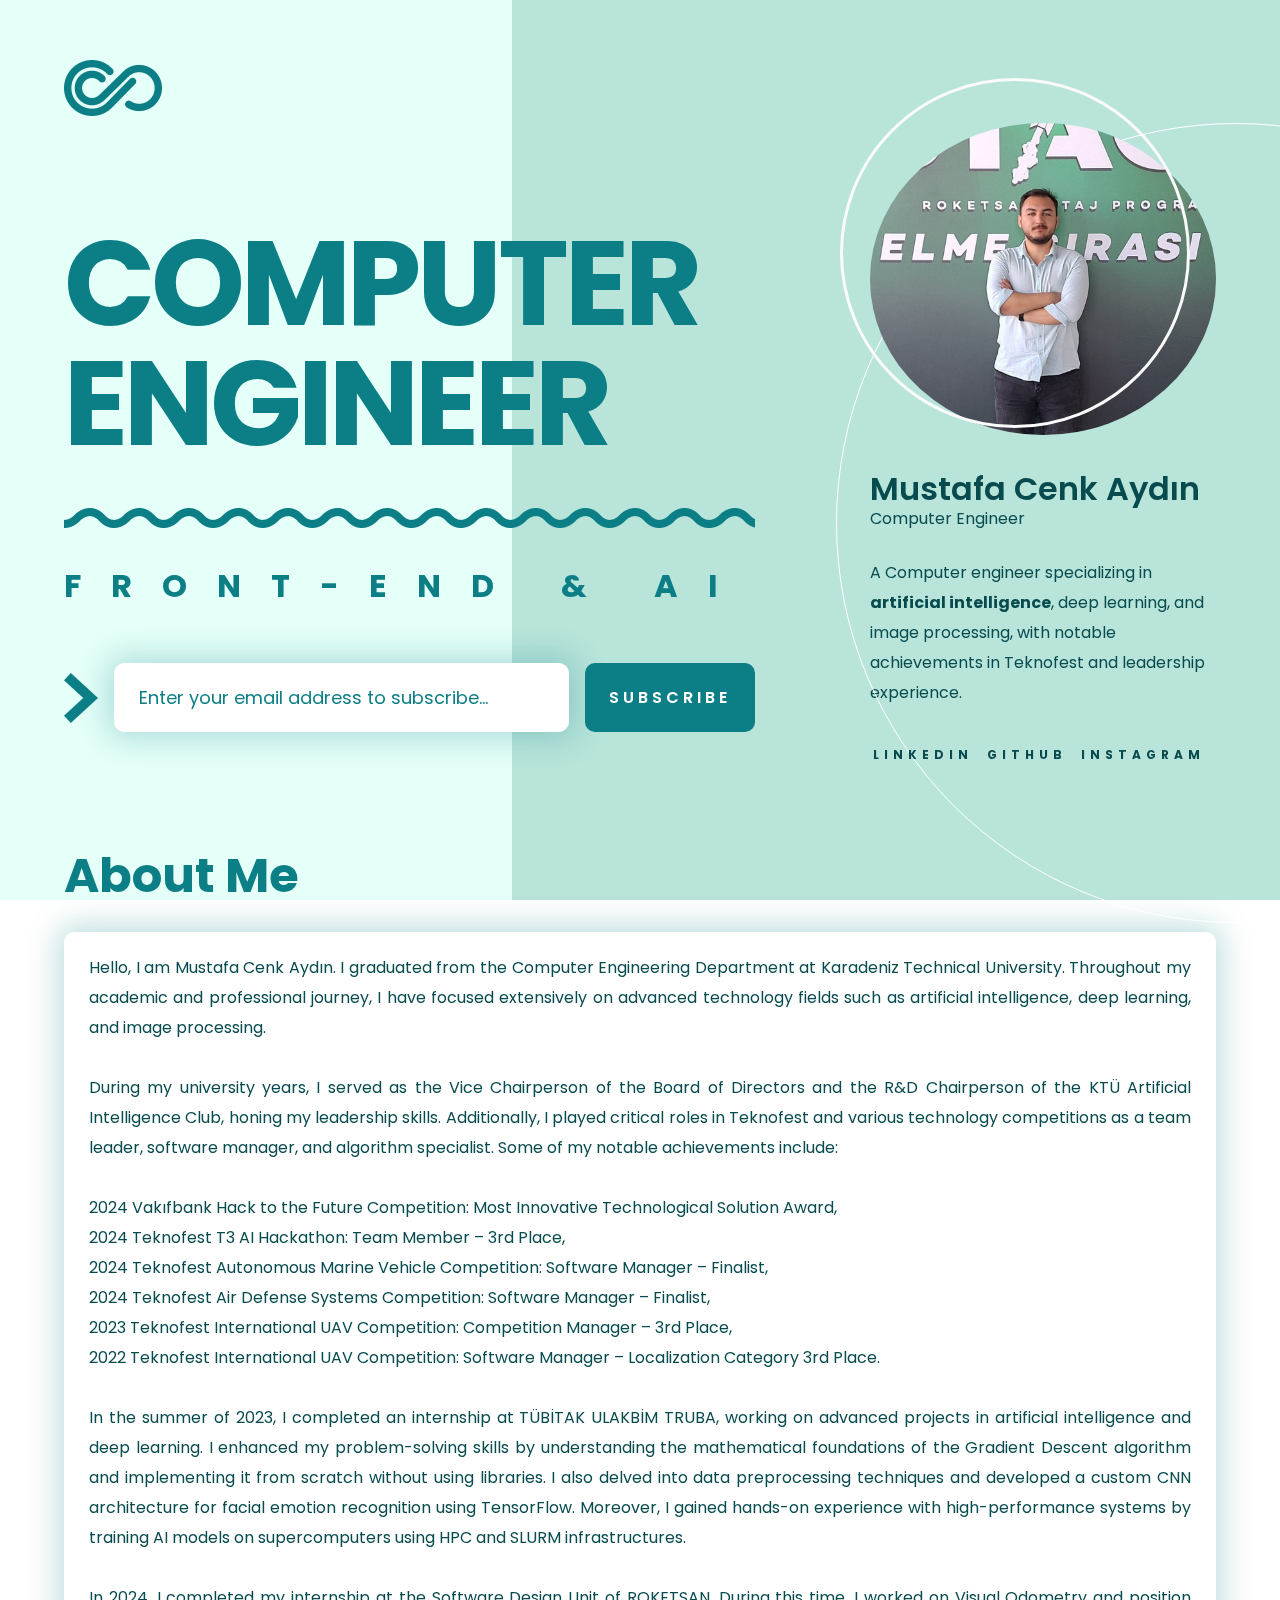
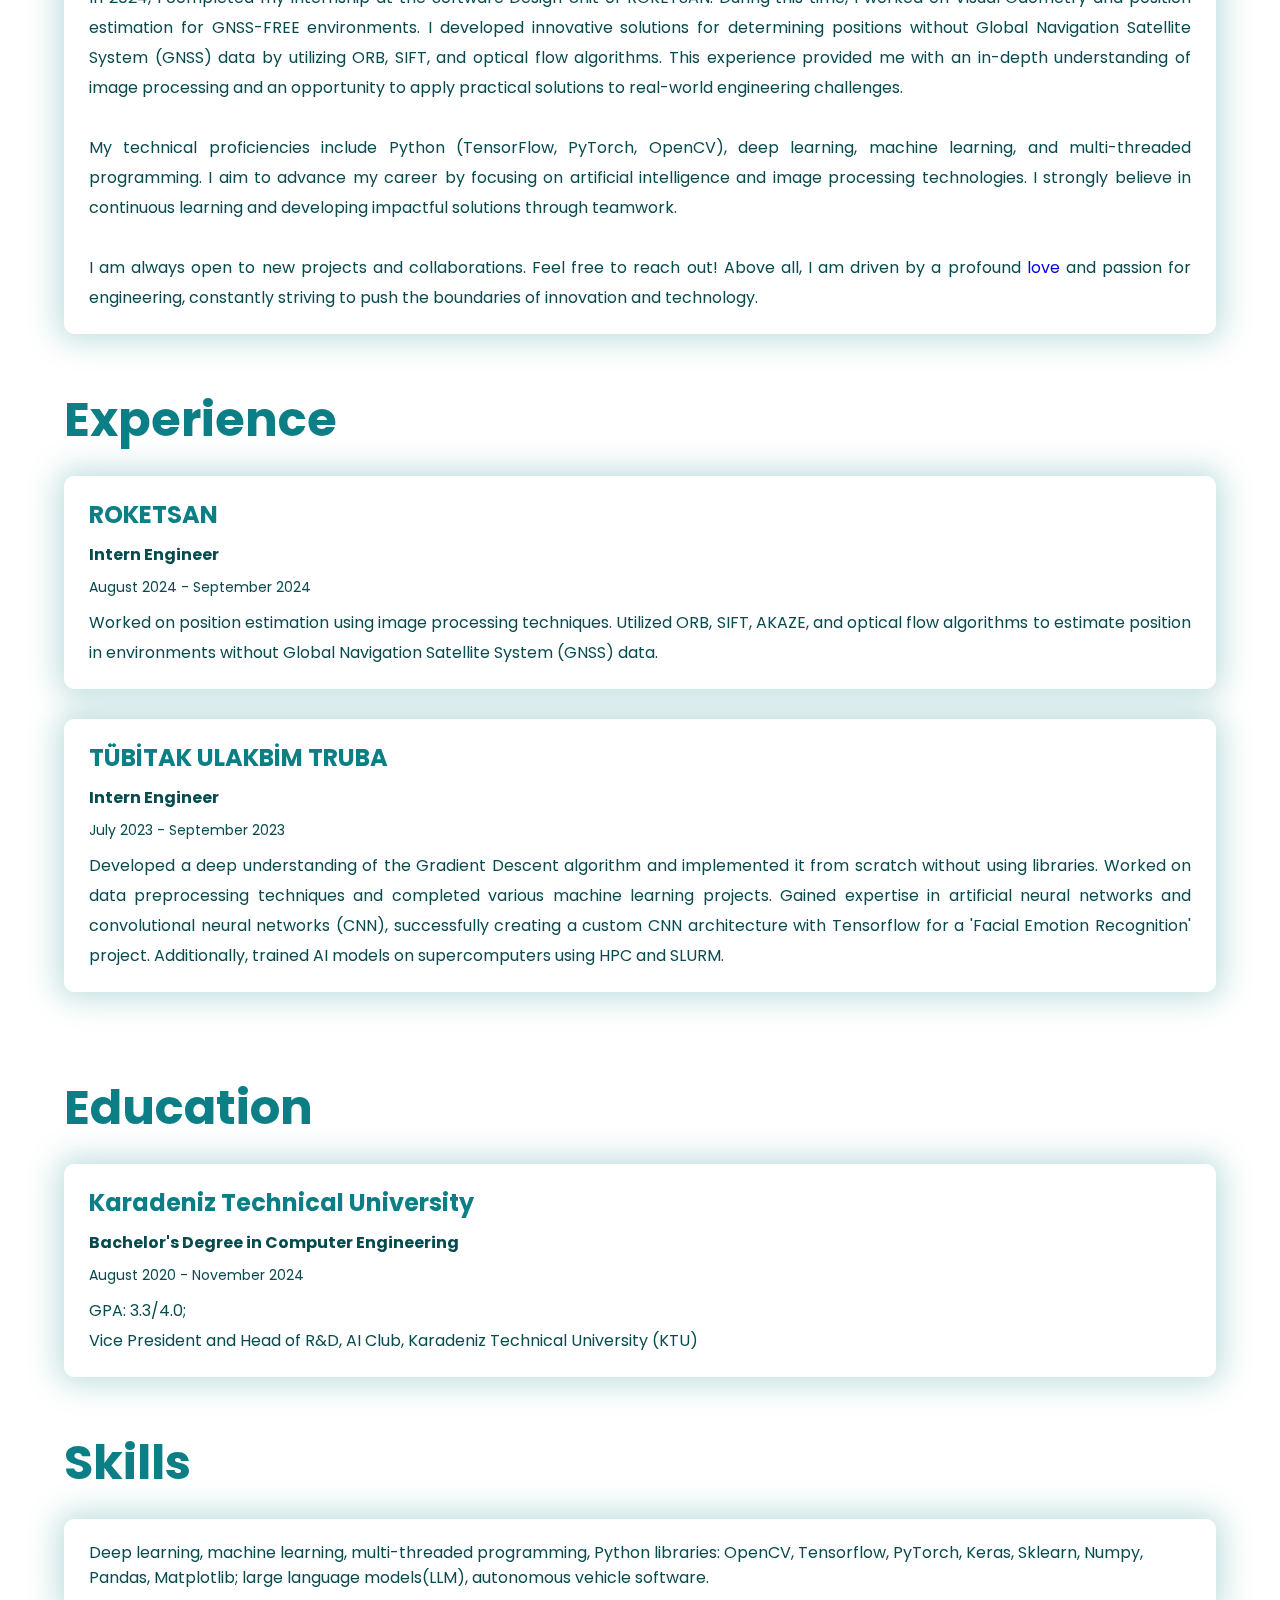
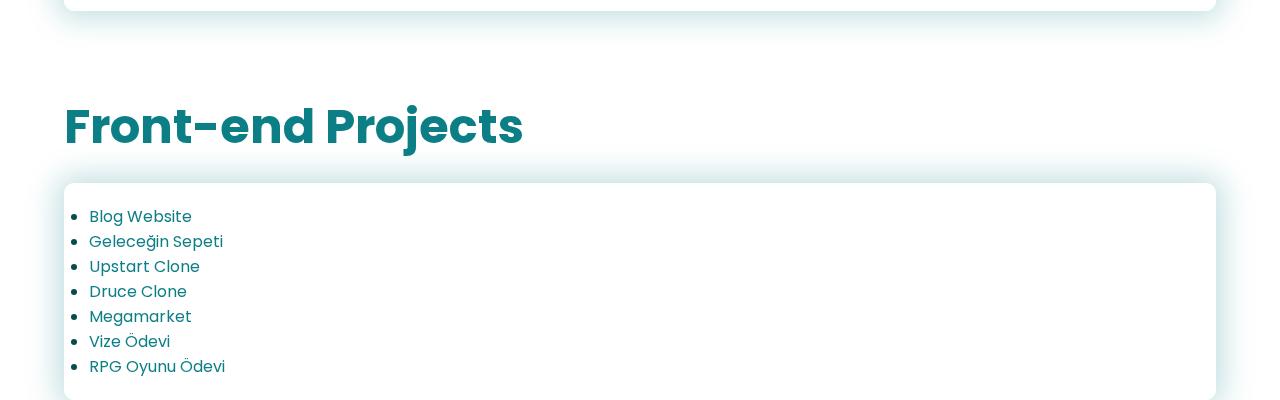
<file: index.html>
<!DOCTYPE html>
<html lang="en">
  <head>
    <meta charset="UTF-8" />
    <meta name="viewport" content="width=device-width, initial-scale=1.0" />
    <title>Mustafa Cenk Aydın</title>
    <link rel="stylesheet" href="style.css" />
    <link
      href="https://fonts.googleapis.com/css?family=Poppins"
      rel="stylesheet"
    />
    <!-- <link
      rel="stylesheet"
      href="'https://fonts.googleapis.com/css2?family=Poppins:wght@700&display=swap'"
    /> -->
  </head>
  <body>
    <header>
      <div class="container">
        <nav>
          <a href="index.html" class="header-logo">
            <img src="images/logo.png" alt="logo" />
          </a>
        </nav>
      </div>
    </header>
    <section class="main-content">
      <div class="container">
        <div class="coming-holder">
          <div class="coming-text">
            <h1>
              COMPUTER
              <br />
              ENGINEER
            </h1>
            <div class="wave-image"></div>
            <p class="subtitle">FRONT-END & AI</p>
            <form class="coming-form">
              <img src="images/arrow.png" alt="arrow" class="arrow" />
              <input
                type="text"
                id="email"
                placeholder="Enter your email address to subscribe..."
              />
              <button class="btn">SUBSCRIBE</button>
            </form>
          </div>
          <div class="coming-image">
            <div class="img-box">
              <div class="circle-1"></div>
              <div class="circle-2"></div>
              <img src="images/cenk.jpg" alt="cenk" />
            </div>
            <div class="img-text">
              <h4>Mustafa Cenk Aydın</h4>
              <p class="subtitle">Computer Engineer</p>
              <p class="body">
                A Computer engineer specializing in
                <b>artificial intelligence</b>, deep learning, and image
                processing, with notable achievements in Teknofest and
                leadership experience.
              </p>
              <div class="coming-links">
                <a
                  href="https://www.linkedin.com/in/mustafacenkaydin/"
                  class="caption"
                  target="_blank"
                  >LINKEDIN</a
                >
                <a
                  href="https://github.com/CenkAydin"
                  class="caption"
                  target="_blank"
                  >GITHUB</a
                >
                <a
                  href="https://www.instagram.com/mustafa.cenk/"
                  class="caption"
                  target="_blank"
                  >INSTAGRAM</a
                >
              </div>
            </div>
          </div>
        </div>
      </div>
    </section>
    <section class="about-me">
      <div class="container">
        <h2>About Me</h2>
        <div class="textbox">
          <p class="about-me-text">
            Hello, I am Mustafa Cenk Aydın. I graduated from the Computer
            Engineering Department at Karadeniz Technical University. Throughout
            my academic and professional journey, I have focused extensively on
            advanced technology fields such as artificial intelligence, deep
            learning, and image processing. <br />
            <br />
            During my university years, I served as the Vice Chairperson of the
            Board of Directors and the R&D Chairperson of the KTÜ Artificial
            Intelligence Club, honing my leadership skills. Additionally, I
            played critical roles in Teknofest and various technology
            competitions as a team leader, software manager, and algorithm
            specialist. Some of my notable achievements include: <br />
            <br />
            2024 Vakıfbank Hack to the Future Competition: Most Innovative
            Technological Solution Award, <br />2024 Teknofest T3 AI Hackathon:
            Team Member – 3rd Place, <br />2024 Teknofest Autonomous Marine
            Vehicle Competition: Software Manager – Finalist, <br />2024
            Teknofest Air Defense Systems Competition: Software Manager –
            Finalist, <br />2023 Teknofest International UAV Competition:
            Competition Manager – 3rd Place, <br />2022 Teknofest International
            UAV Competition: Software Manager – Localization Category 3rd Place.
            <br />
            <br />In the summer of 2023, I completed an internship at TÜBİTAK
            ULAKBİM TRUBA, working on advanced projects in artificial
            intelligence and deep learning. I enhanced my problem-solving skills
            by understanding the mathematical foundations of the Gradient
            Descent algorithm and implementing it from scratch without using
            libraries. I also delved into data preprocessing techniques and
            developed a custom CNN architecture for facial emotion recognition
            using TensorFlow. Moreover, I gained hands-on experience with
            high-performance systems by training AI models on supercomputers
            using HPC and SLURM infrastructures. <br />
            <br />In 2024, I completed my internship at the Software Design Unit
            of ROKETSAN. During this time, I worked on Visual Odometry and
            position estimation for GNSS-FREE environments. I developed
            innovative solutions for determining positions without Global
            Navigation Satellite System (GNSS) data by utilizing ORB, SIFT, and
            optical flow algorithms. This experience provided me with an
            in-depth understanding of image processing and an opportunity to
            apply practical solutions to real-world engineering challenges.
            <br />
            <br />My technical proficiencies include Python (TensorFlow,
            PyTorch, OpenCV), deep learning, machine learning, and
            multi-threaded programming. I aim to advance my career by focusing
            on artificial intelligence and image processing technologies. I
            strongly believe in continuous learning and developing impactful
            solutions through teamwork. <br />
            <br />
            I am always open to new projects and collaborations. Feel free to
            reach out! Above all, I am driven by a profound
            <a href="./easter-egg/askim-tugce.html">love</a> and passion for
            engineering, constantly striving to push the boundaries of
            innovation and technology.
          </p>
        </div>
      </div>
    </section>
    <section class="experience">
      <div class="container">
        <h2>Experience</h2>
        <div class="experiences">
          <div class="textbox">
            <h3>ROKETSAN</h3>
            <h4>Intern Engineer</h4>
            <p class="date">August 2024 - September 2024</p>
            <p class="experience-text">
              Worked on position estimation using image processing techniques.
              Utilized ORB, SIFT, AKAZE, and optical flow algorithms to estimate
              position in environments without Global Navigation Satellite
              System (GNSS) data.
            </p>
          </div>
          <div class="textbox">
            <h3>TÜBİTAK ULAKBİM TRUBA</h3>
            <h4>Intern Engineer</h4>
            <p class="date">July 2023 - September 2023</p>
            <p class="experience-text">
              Developed a deep understanding of the Gradient Descent algorithm
              and implemented it from scratch without using libraries. Worked on
              data preprocessing techniques and completed various machine
              learning projects. Gained expertise in artificial neural networks
              and convolutional neural networks (CNN), successfully creating a
              custom CNN architecture with Tensorflow for a 'Facial Emotion
              Recognition' project. Additionally, trained AI models on
              supercomputers using HPC and SLURM.
            </p>
          </div>
        </div>
      </div>
    </section>
    <section class="education">
      <div class="container">
        <h2>Education</h2>
        <div class="educations">
          <div class="textbox">
            <h3>Karadeniz Technical University</h3>
            <h4>Bachelor's Degree in Computer Engineering</h4>
            <p class="date">August 2020 - November 2024</p>
            <p class="experience-text">
              GPA: 3.3/4.0; <br />Vice President and Head of R&D, AI Club,
              Karadeniz Technical University (KTU)
            </p>
          </div>
        </div>
      </div>
    </section>
    <section class="skills">
      <div class="container">
        <h2>Skills</h2>
        <div class="textbox">
          Deep learning, machine learning, multi-threaded programming, Python
          libraries: OpenCV, Tensorflow, PyTorch, Keras, Sklearn, Numpy, Pandas,
          Matplotlib; large language models(LLM), autonomous vehicle software.
        </div>
      </div>
    </section>
    <section class="web-project-portfolio">
      <div class="container">
        <h2>Front-end Projects</h2>
        <div class="textbox">
          <ul>
            <li>
              <a target="_blank" href="HaftaSonuOdevi/index.html"
                >Blog Website</a
              >
            </li>
            <li>
              <a target="_blank" href="Odev04/main.html">Geleceğin Sepeti</a>
            </li>
            <li><a target="_blank" href="odev/index.html">Upstart Clone</a></li>
            <li>
              <a target="_blank" href="yilbasi-odev1/index.html">Druce Clone</a>
            </li>
            <li>
              <a target="_blank" href="yilbasi-odev2/index.html">Megamarket</a>
            </li>
            <li>
              <a target="_blank" href="vize//index.html">Vize Ödevi</a>
            </li>
            <li>
              <a target="_blank" href="rpg//index.html">RPG Oyunu Ödevi</a>
            </li>
          </ul>
        </div>
      </div>
    </section>
    <div class="bg-shape-1"></div>
    <div class="bg-shape-2"></div>
  </body>
</html>
</file>
<file: style.css>
*{
    box-sizing: border-box;
    padding: 0;
    margin: 0;
}
body{
    --main-font: 'Poppins', sans-serif;
    --main-color: #0c7f86;
    --main-body-color: #084b4f;
    color: var(--main-body-color);
    font-family: var(--main-font);  
}
.container{
    width: 100%;
    max-width: 1200px;
    padding: 0 24px;
    margin: 0 auto;
}
header{
    padding-top: 60px;
}
.header-logo img{
    width: 98px;
    height: 56px;
}
.coming-holder{
    display: flex;
    justify-content: space-between;
}
.coming-text{
    width: 60%;
}
.coming-text h1{
    padding-top: 100px;
    padding-bottom: 20px;
    font-size: 120px;
    font-weight: 700;
    line-height: 120px;
    letter-spacing: -4px;
    text-align: left;
    color: var(--main-color);
}
.coming-text .subtitle{
    color: var(--main-color);
    font-size: 32px;
    font-weight: 700;
    line-height: 35px;
    letter-spacing: 30px;
    padding-top: 15px;
}
.wave-image{
    background-image: url('images/wavy-shape.png');
    width: 100%;
    height: 20px;
    margin: 25px 0;
    background-size: 645px 20px;
    background-repeat: repeat-x;
    animation: wavy-motion 15s linear infinite;
}
@keyframes wavy-motion {
    from {
        background-position-x: 0%;
    }
    to {
        background-position-x: 645px;
    }
}
.coming-form{
    display: flex;
    align-items: center;
    justify-content: space-between;
    margin-top: 60px;
}
.arrow{
    width: 34px;
    height: 50px;
}
.coming-form input {
    font-family: var(--main-font);
    font-size: 18px;
    padding: 20px 24px;
    flex-grow: 1;
    margin: 0 16px;
    outline: none;
    border: 1px solid #fff;
    border-radius: 10px;
    background-color: #fff;
    box-shadow: 0px 0px 30px 7px #0c7f8640;
    transition: 0.5s ease;
}
.coming-form input::placeholder {
    font-family: var(--main-font);
    color: var(--main-color);
    font-size: 18px;
}
.coming-form input:focus {
    border-color: var(--main-color);
    box-shadow: unset;
}
.btn {
    font-family: var(--main-font);
    padding: 25px 24px;
    border-radius: 10px;
    color: #fff;
    background-color: var(--main-color);
    font-size: 16px;
    font-weight: 600;
    line-height: 19px;
    letter-spacing: 4px;
    text-transform: uppercase;
    cursor: pointer;
    border: none;
    transition: 0.5s ease;
}
.btn:hover {
    background-color: var(--main-body-color);
}
.coming-image {
    width: 30%;
    display: flex;
    flex-direction: column;
    align-items: center;
}
.img-box {
    position: relative;
    margin-bottom: 32px;
}
.img-box img {
    position: relative;
    max-width: 100%;
    border-radius: 50%;
    z-index: 1;
}
.circle-1 {
    position: absolute;
    border-radius: 50%;
    width: 350px;
    height: 350px;
    border: 3px solid #fafafa;
    top: -45px;
    left: -30px;
    animation: animate-circle-1 8s linear infinite;
    z-index: 2;
}
.circle-2 {
    position: absolute;
    border-radius: 50%;
    width: 800px;
    height: 800px;
    border: 1px solid #fff;
    top: 0px;
    right: -420px;
    animation: animate-circle-2 3s linear infinite alternate;
    z-index: 0;
}
@keyframes animate-circle-1 {
    0% {
        top: -20px;
        left: -20px;
    }
    50% {
        top: -20px;
        left: 20px;
        border-color: var(--main-color);
    }
    100% {
        top: -20px;
        left: -20px;
    }
}
@keyframes animate-circle-2 {
    from {
        top: -70px;
    }
    to {
        top: 10px;
        border-color: var(--main-color);
    }
}
.img-text h4{
    color: var(--main-body-color);
    font-size: 32px;
    font-weight: 600;
    line-height: 30px;
}
.img-text .subtitle{
    font-size: 16px;
    font-weight: 400;
    line-height: 30px;
    margin-bottom: 24px;
}
.img-text .body{
    line-height: 30px;
    margin-bottom: 24px;
}
.coming-links{
    padding-bottom: 20px;
    display: flex;
    flex-wrap: wrap;
    justify-content: space-around;
}
.caption{
    color: var(--main-body-color);
    padding: 8px 8px 0px 0px;
    text-decoration: none;
    transition: color 0.5s ease;
    font-size: 12px;
    font-weight: 700;
    line-height: 30px;
    letter-spacing: 5px;
    z-index: 3;
}
.caption:hover{
    color: var(--main-color);
}
.bg-shape-1{
    background-color: #e5fff9;
    top: 0;
    left: 0;
    height: 100%;
    width: 40%;
    position: fixed;
    z-index: -1;
}
.bg-shape-2 {
    background-color: #b8e4da;
    top: 0;
    right: 0;
    height: 100%;
    width: 60%;
    position: fixed;
    z-index: -1;
}
h2{
    padding-top: 50px;
    padding-bottom: 20px;
    font-size: 48px;
    font-weight: 700;
    text-align: left;
    color: var(--main-color);
}
.about-me .subtitle {
    font-size: 16px;
    font-weight: 400;
    line-height: 30px;
}
.textbox {
    padding: 20px 24px;
    border: 1px solid #fff;
    border-radius: 10px;
    background-color: #fff;
    box-shadow: 0px 0px 30px 7px #0c7f8640;
}
.about-me-text{
    font-size: 16px;
    font-weight: 400;
    line-height: 30px;
    color: var(--main-font);
    text-align: justify;
}
.experience h3, .education h3, .skills h3{
    font-size: 24px;
    font-weight: 700;
    text-align: left;
    color: var(--main-color);
    margin-bottom: 10px;
}
.experience h4, .education h4, .skills h4{
    margin-bottom: 10px;
}
.date{
    margin-bottom: 10px;
    font-size: 14px;
}
.experience-text{
    font-size: 16px;
    font-weight: 400;
    line-height: 30px;
    color: var(--main-font);
    text-align: justify;
}
.experiences .textbox, .skills .textbox{
    margin-bottom: 30px;
}
.web-project-portfolio a{
    text-decoration: none;
    color: var(--main-color);
}
a{
    text-decoration: none;
}

@media (max-width: 992px) {
    .coming-holder {
        flex-direction: column;
        align-items: center;
        text-align: center;
    }

    .coming-text {
        width: 100%;
        margin-bottom: 40px;
    }

    .coming-text h1 {
        font-size: 60px;
        line-height: 64px;
        letter-spacing: -2px;
        padding-top: 40px;
    }

    .coming-text .subtitle {
        font-size: 20px;
        letter-spacing: 8px;
        padding-top: 8px;
    }

    .coming-form {
        flex-direction: column;
        align-items: stretch;
        margin-top: 30px;
    }

    .coming-form input {
        margin: 16px 0;
        flex-grow: 0;
        width: 100%;
    }

    .coming-form .arrow {
        width: 20px;
        height: 30px;
        margin-bottom: 8px;
    }

    .coming-image {
        width: 100%;
        margin-top: 40px;
    }

    .circle-1,
    .circle-2 {
        display: none;
    }
}

@media (max-width: 768px) {
    .coming-text h1 {
        font-size: 48px;
        line-height: 54px;
        padding-top: 20px;
    }

    .coming-text .subtitle {
        font-size: 18px;
        letter-spacing: 6px;
    }
}
</file>
